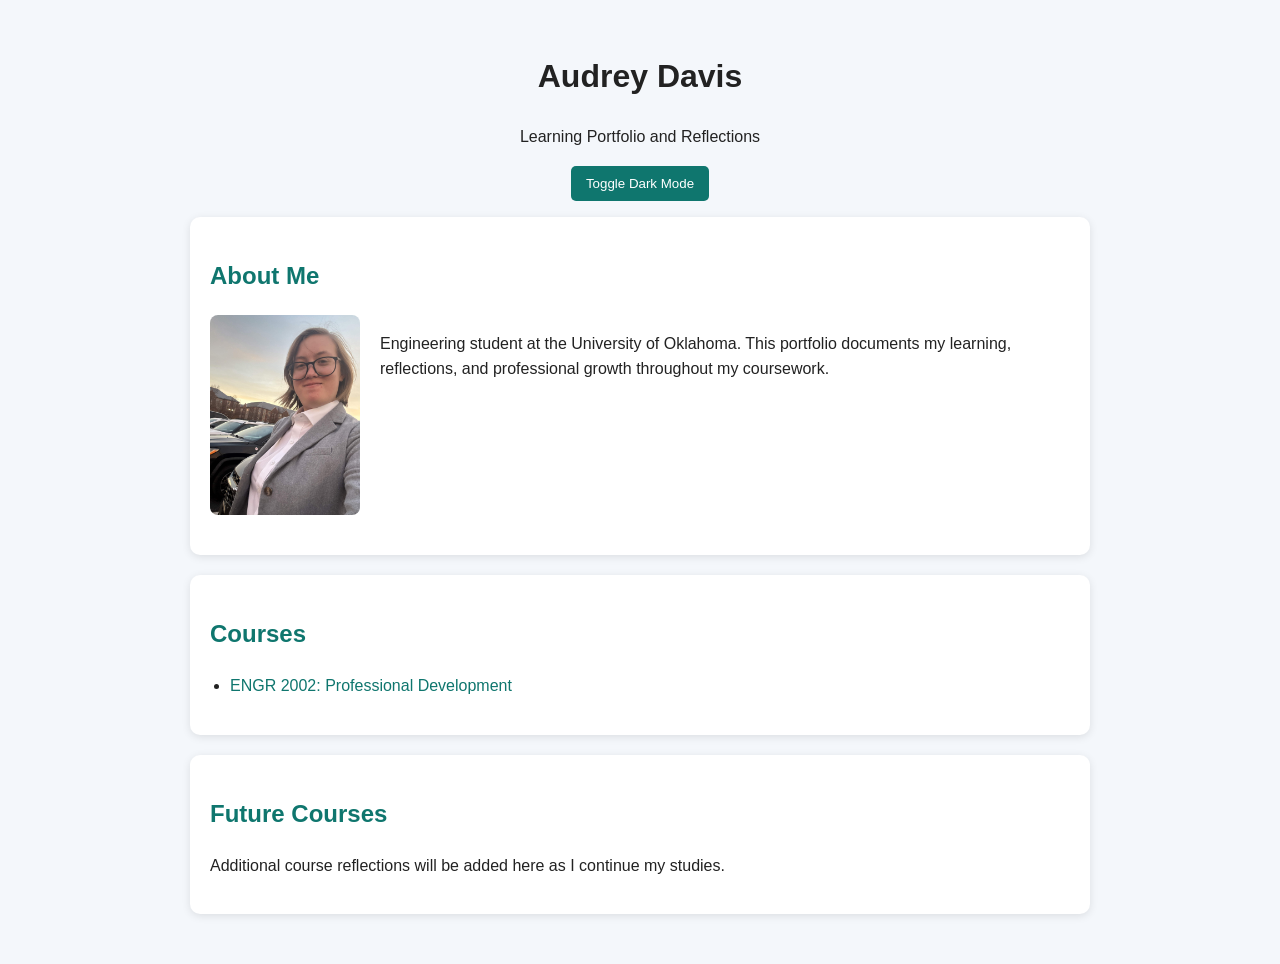
<file: index.html>
<!DOCTYPE html>
<html lang="en">

<head>
    <meta charset="UTF-8">
    <meta name="viewport" content="width=device-width, initial-scale=1.0">
    <title>Audrey Davis Learning Portfolio</title>

    <link rel="stylesheet" href="style.css">
</head>

<body>

    <h1>Audrey Davis</h1>

    <p class="center">
        Learning Portfolio and Reflections
    </p>

    <p class="center">
        <button onclick="toggleTheme()">Toggle Dark Mode</button>
    </p>

    <div class="card">
        <h2>About Me</h2>

        <div class="about-container">
            
        <img src="images/Me in suit.jpg"
            alt="Portrait of Audrey Davis"
            class="profile-pic">

            <div class="about-text">
                <p>
                    Engineering student at the University of Oklahoma.
                    This portfolio documents my learning, reflections,
                    and professional growth throughout my coursework.
                </p>
            </div>
        </div>
    </div>

    <div class="card">
        <h2>Courses</h2>

        <ul>
            <li>
                <a href="engr2002.html">
                    ENGR 2002: Professional Development
                </a>
            </li>
        </ul>
    </div>

    <div class="card">
        <h2>Future Courses</h2>

        <p>
            Additional course reflections will be added here as I continue my studies.
        </p>
    </div>

    <script>
        function toggleTheme() {
            document.body.classList.toggle("dark-mode");

            if (document.body.classList.contains("dark-mode")) {
                localStorage.setItem("theme", "dark");
            } else {
                localStorage.setItem("theme", "light");
            }
        }

        if (localStorage.getItem("theme") === "dark") {
            document.body.classList.add("dark-mode");
        }
    </script>

</body>

</html>
</file>
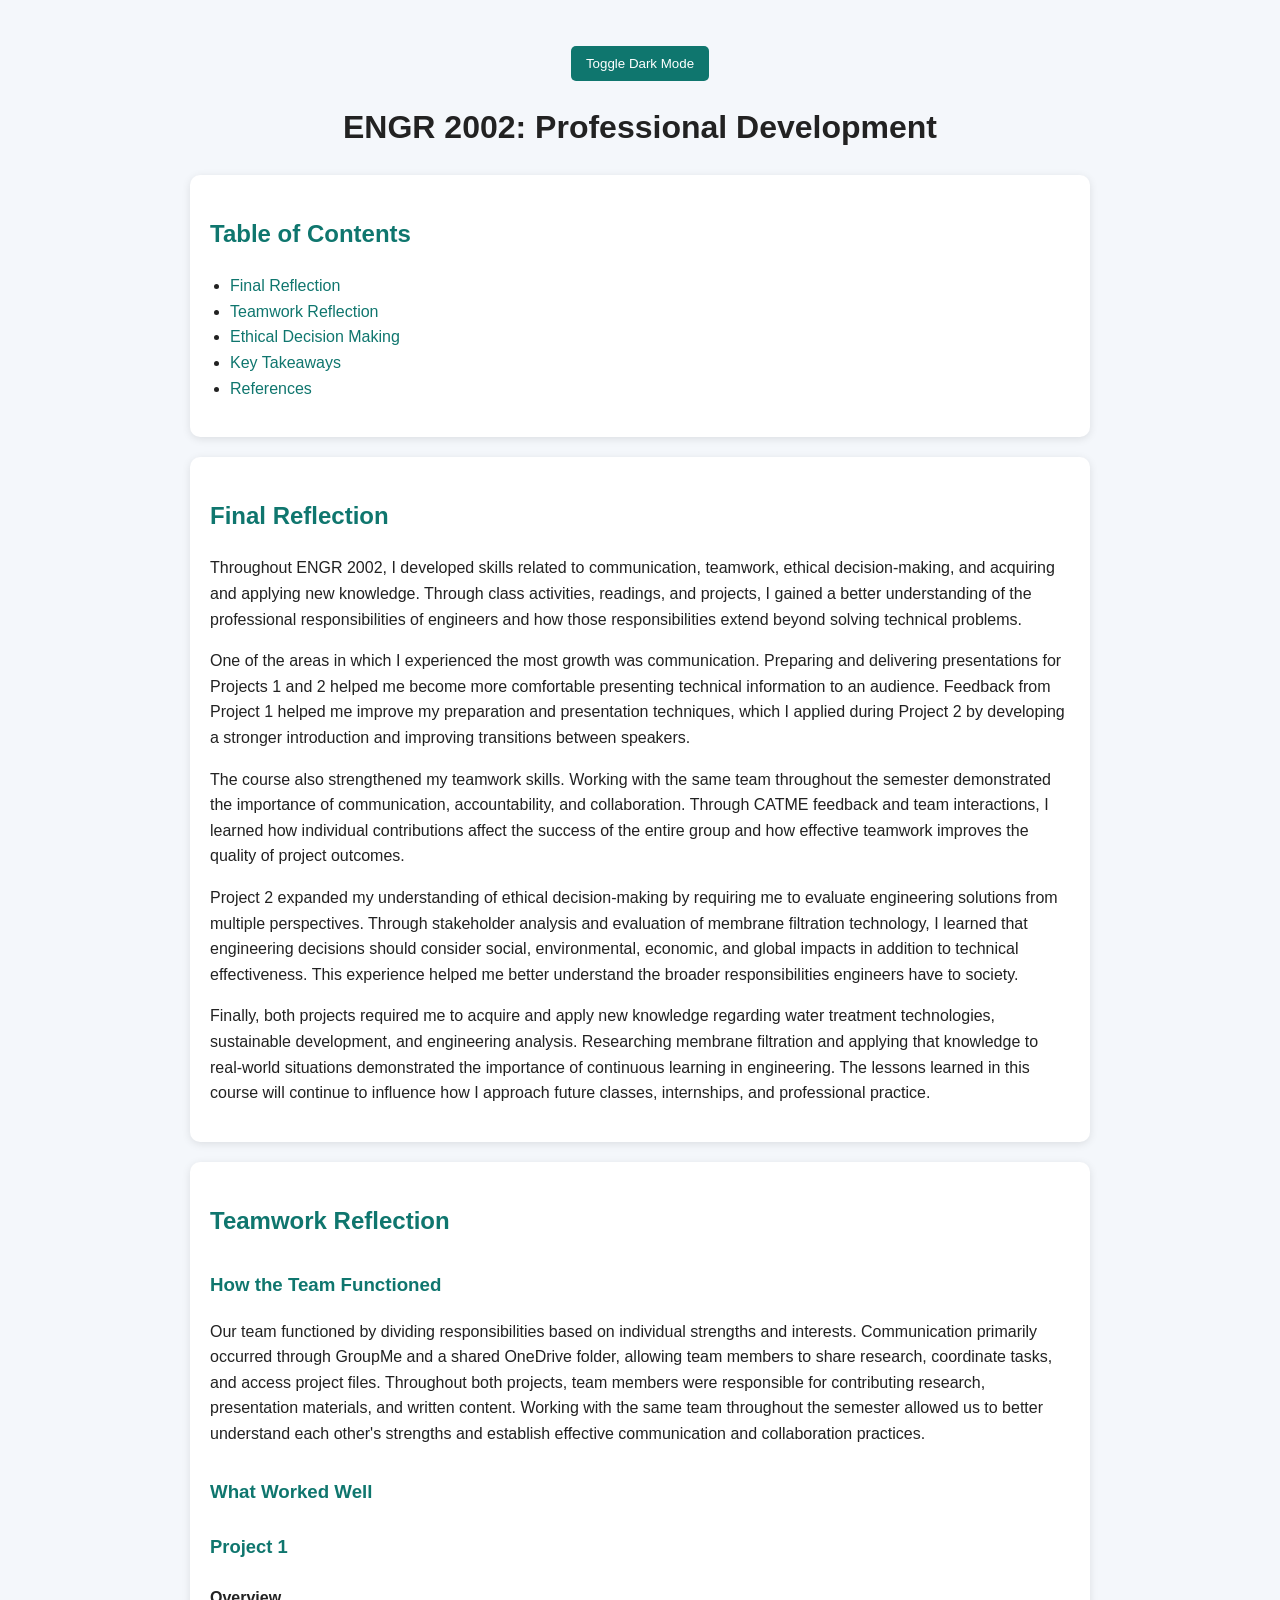
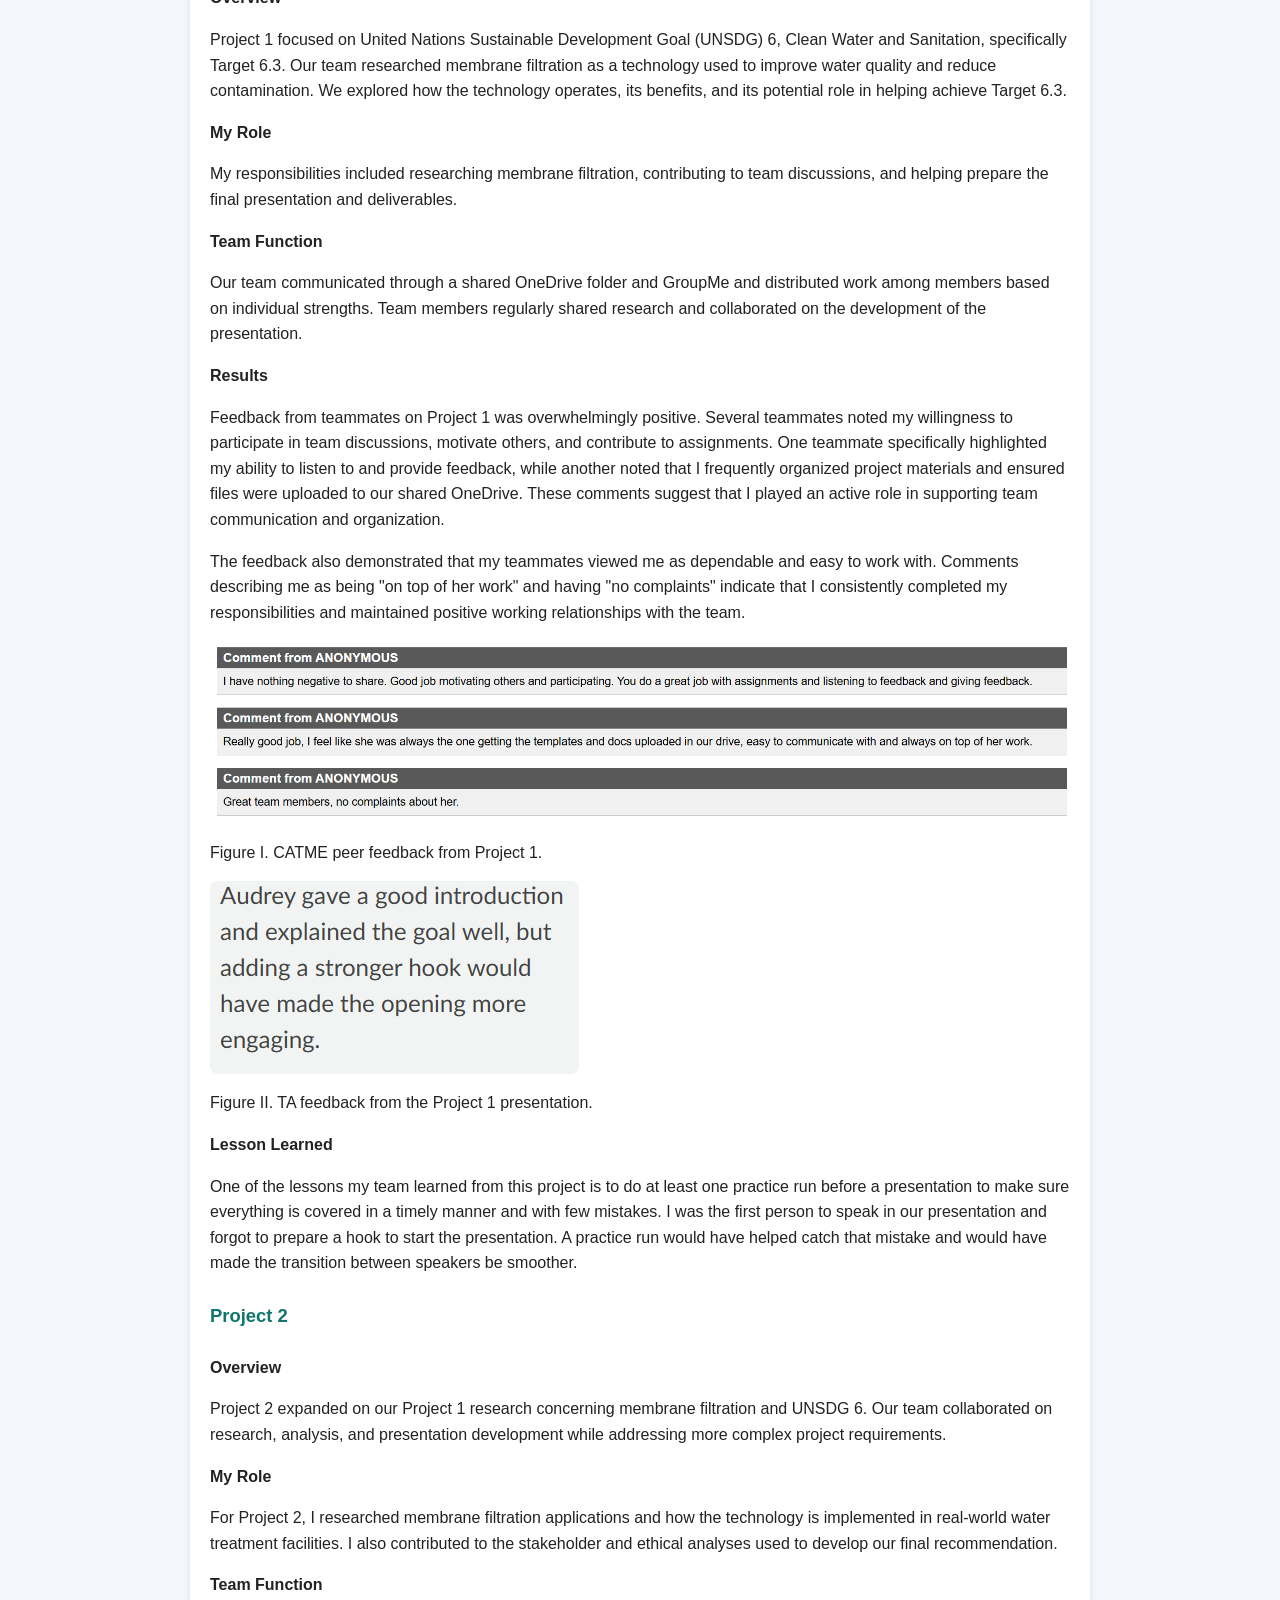
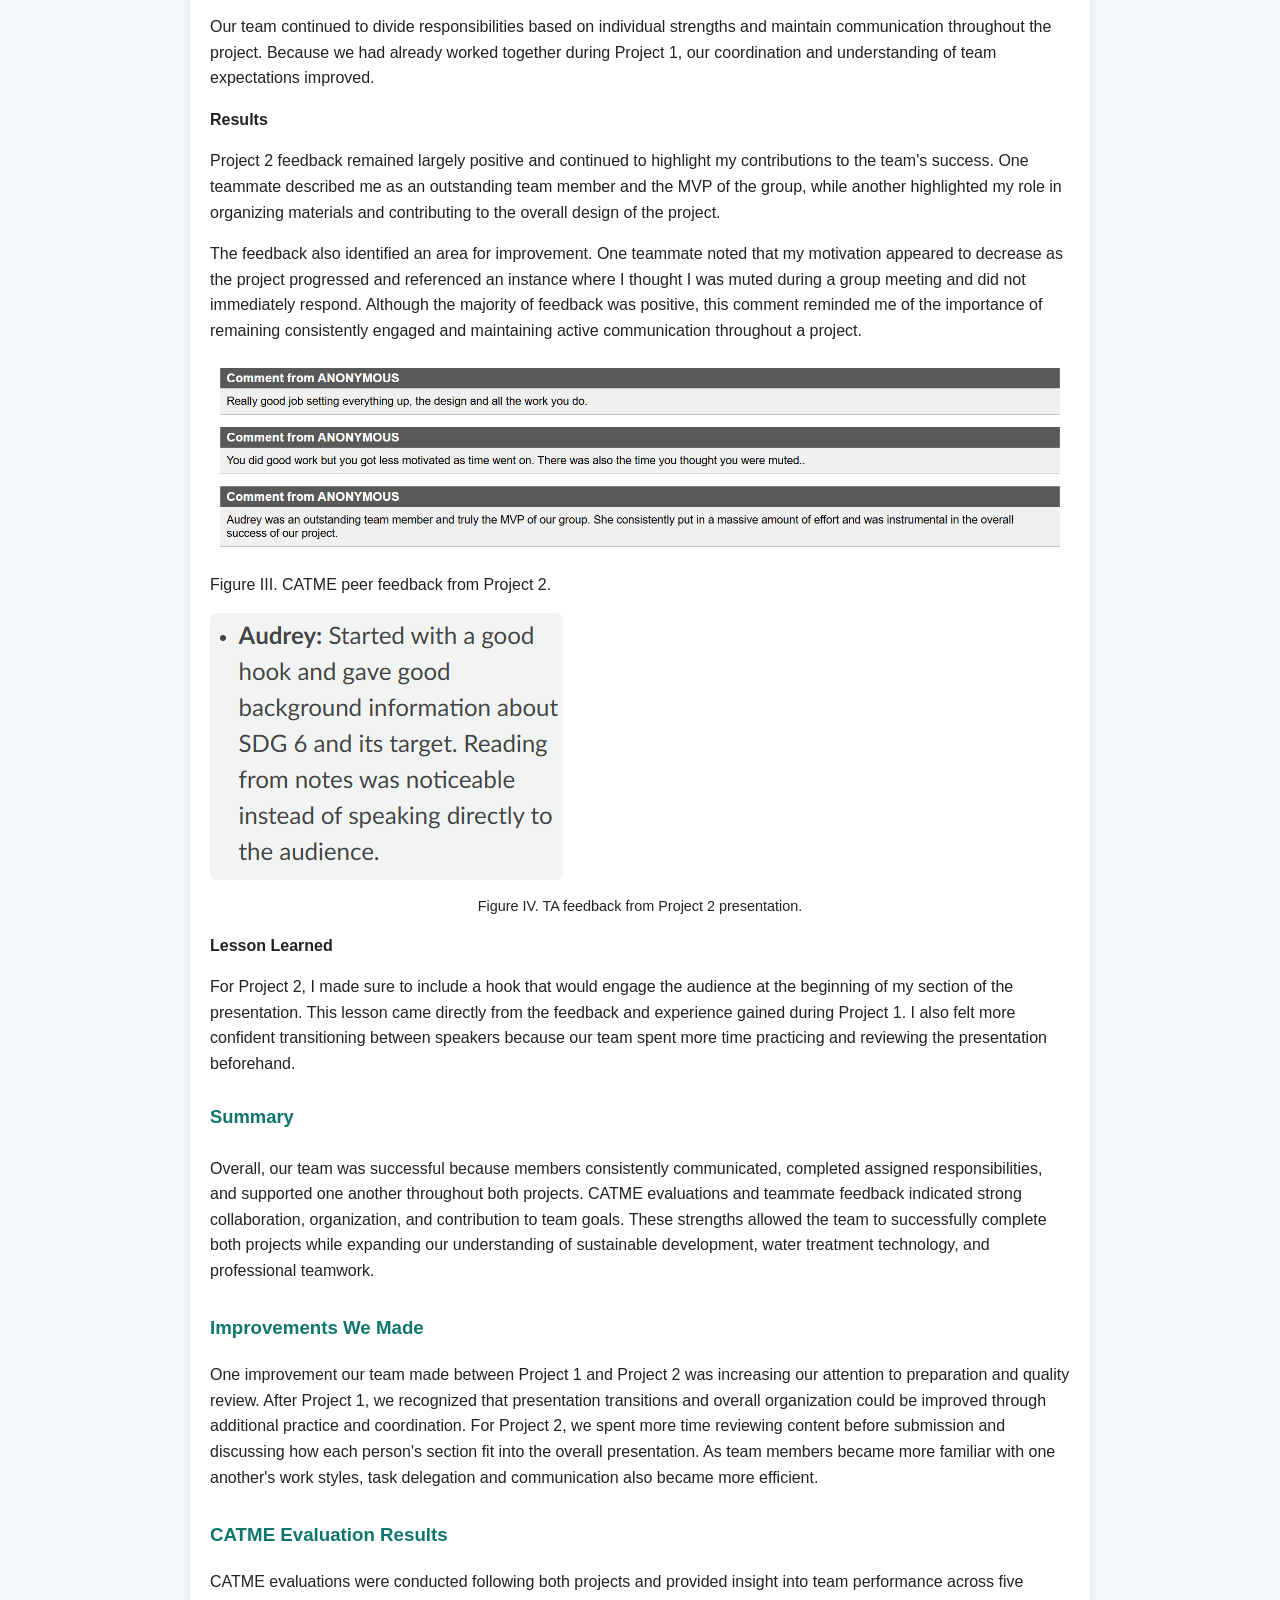
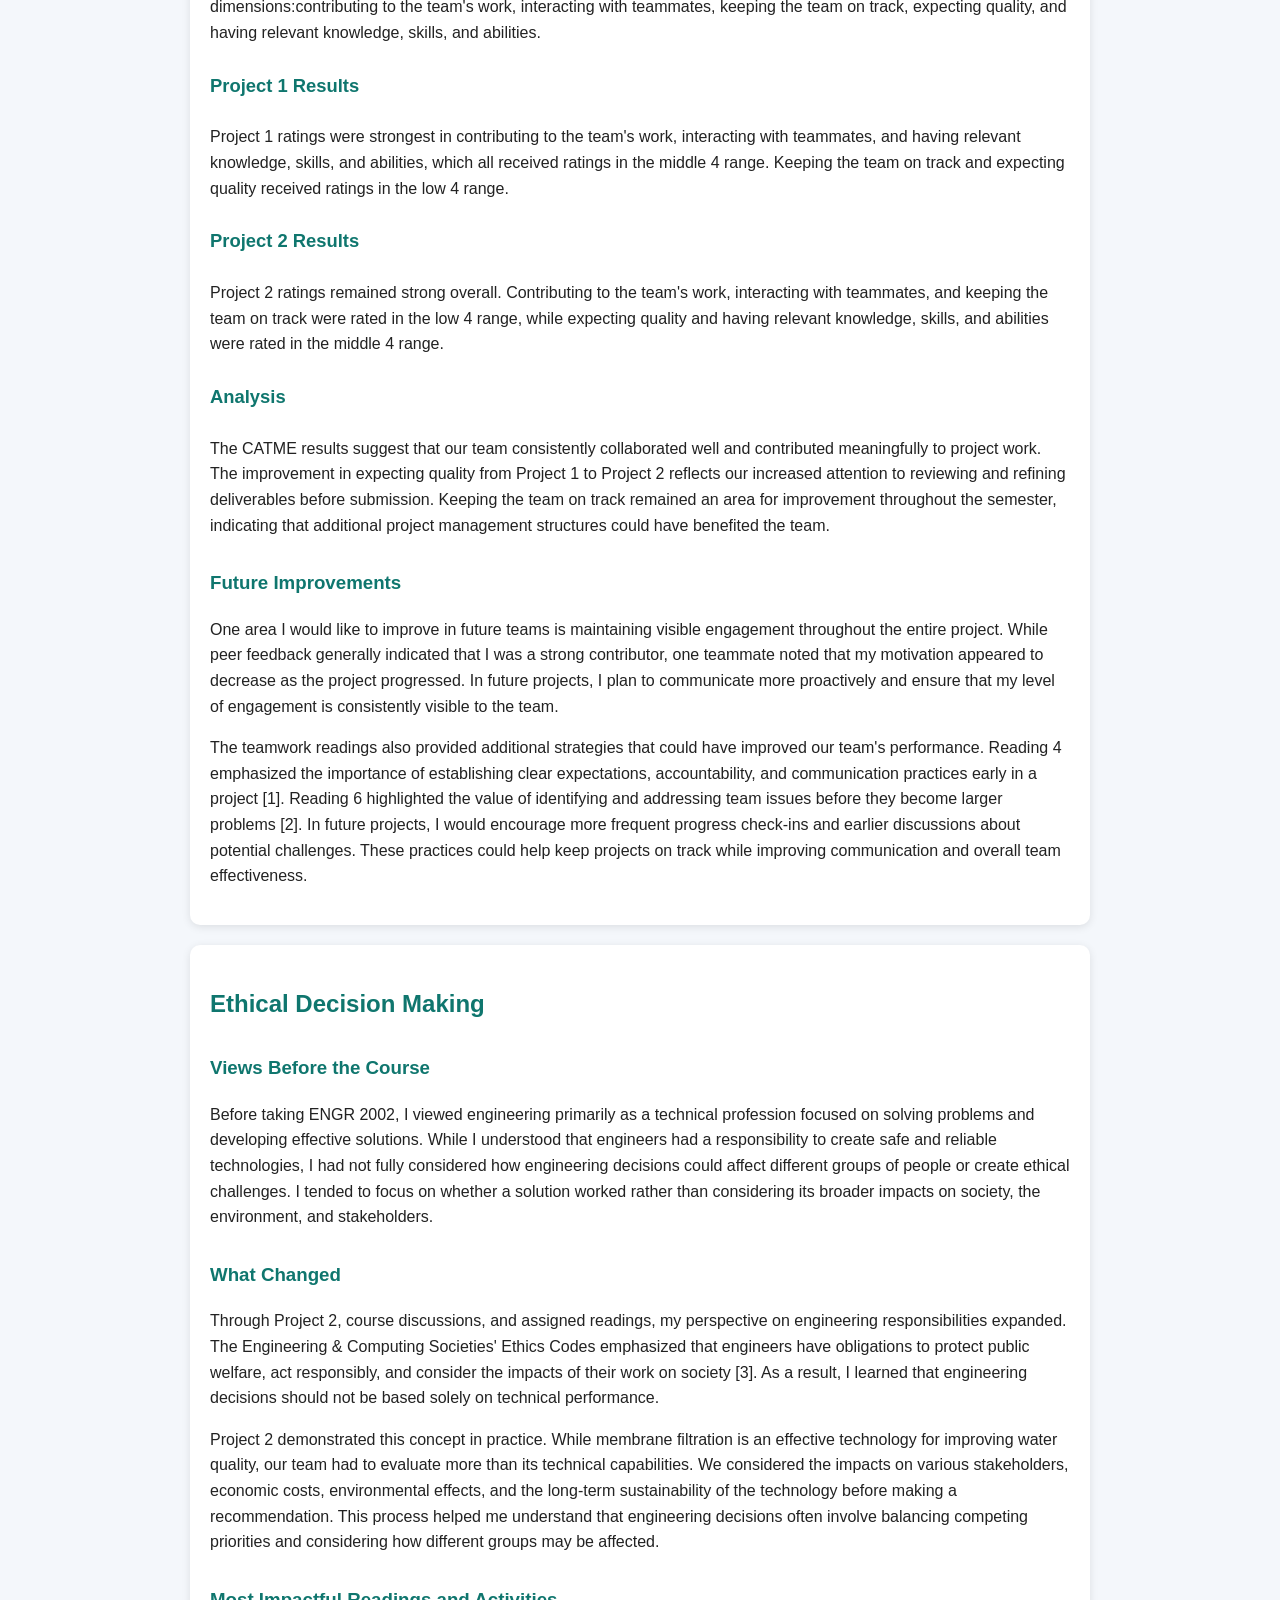
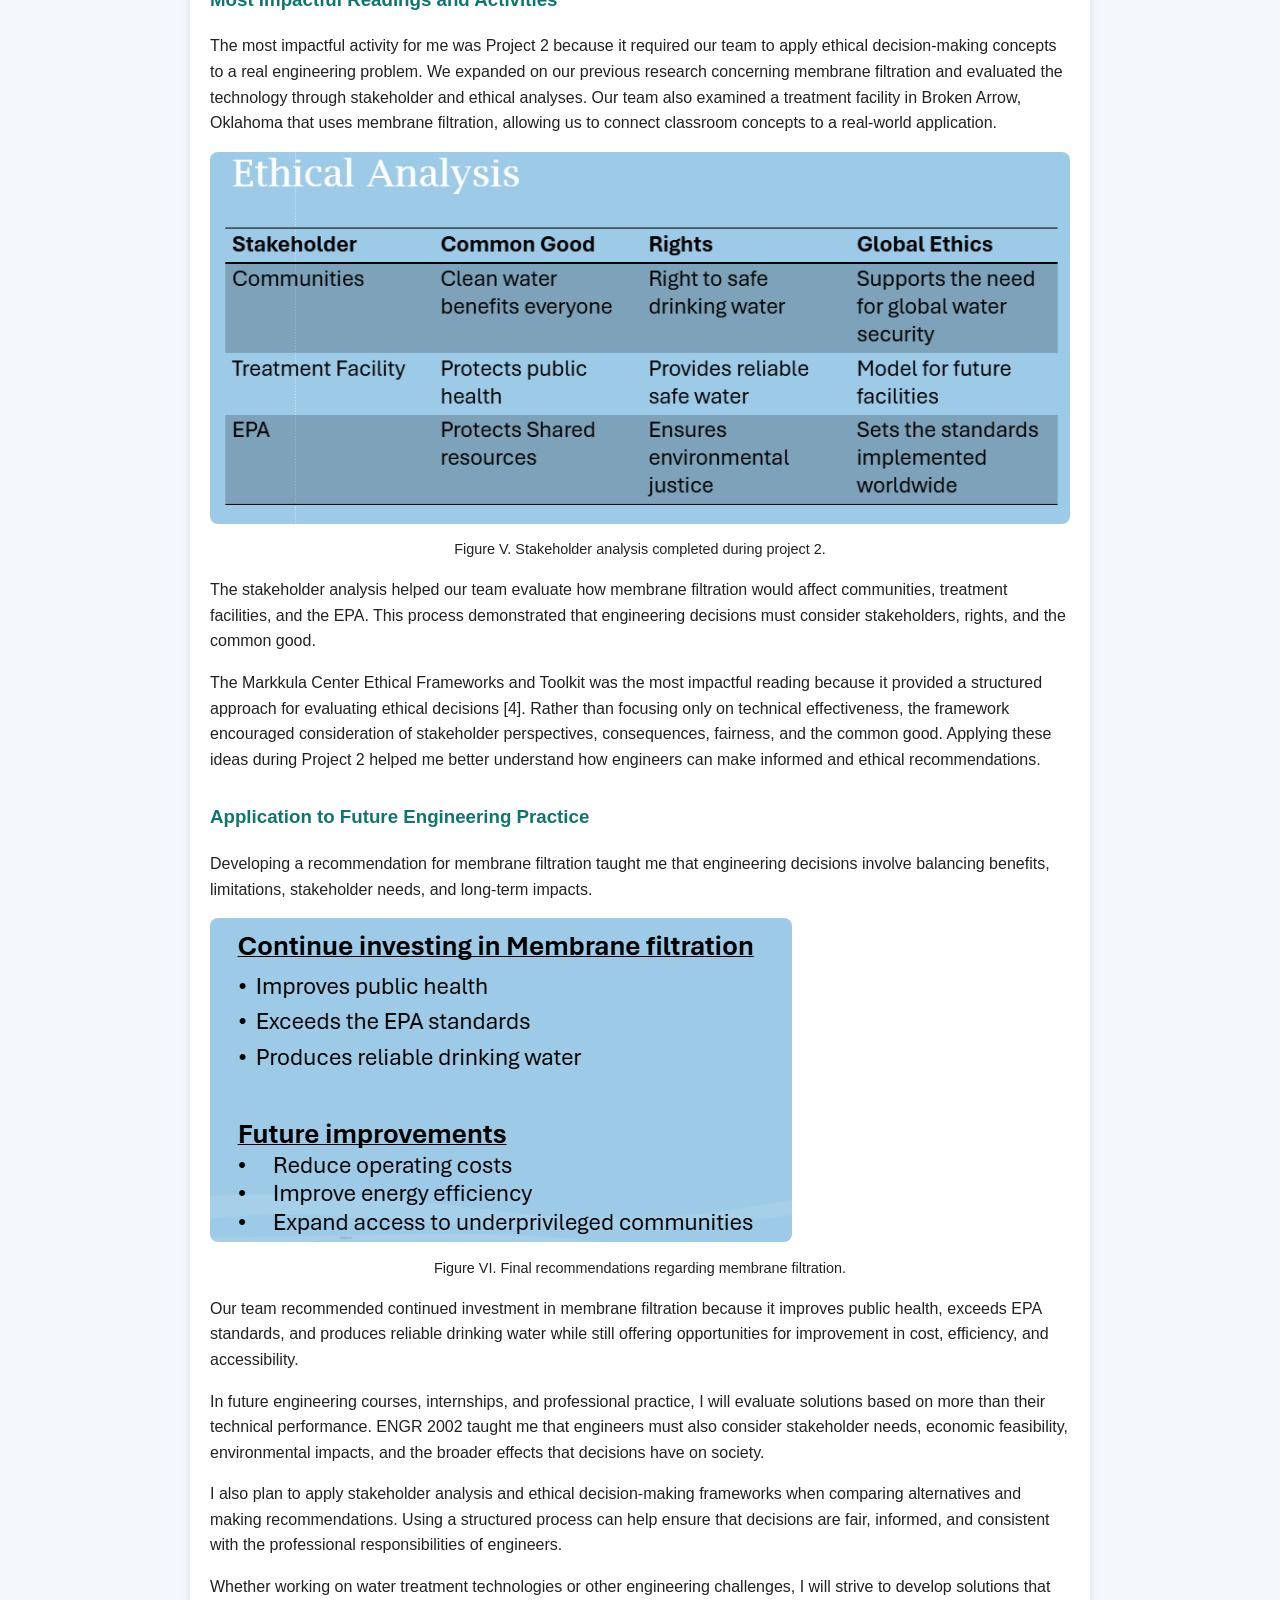
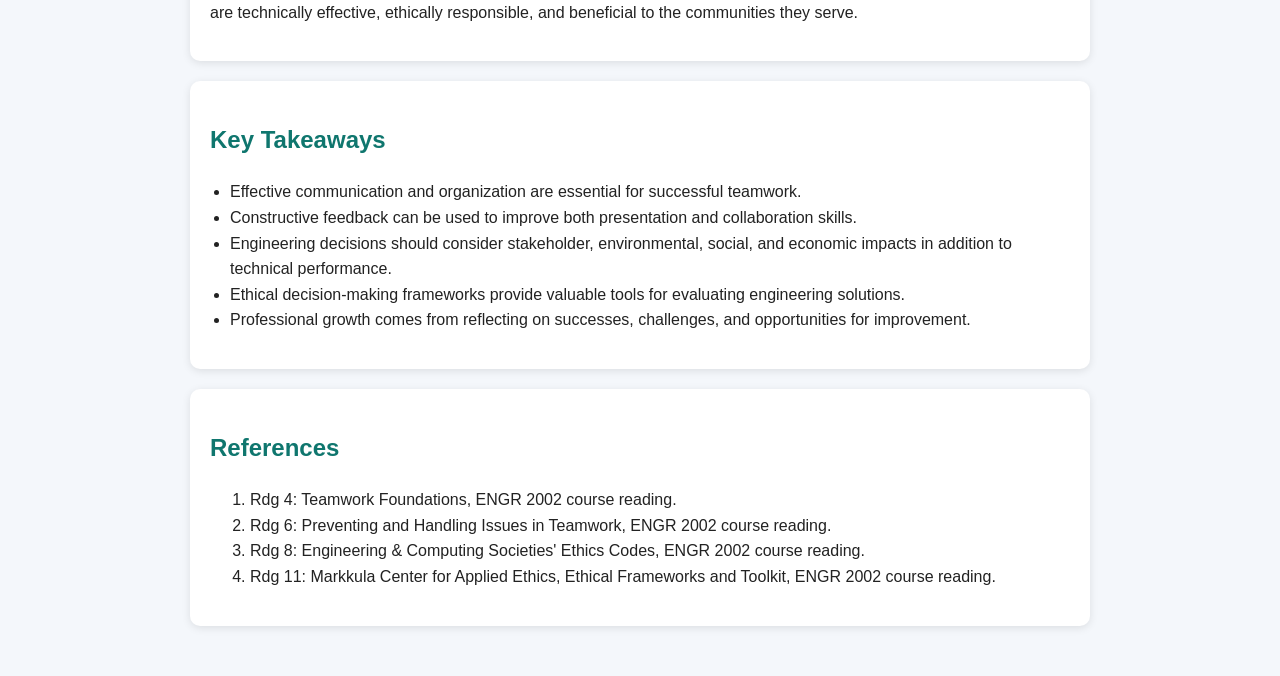
<file: engr2002.html>
<!DOCTYPE html>
<html lang="en">

<head>
    <meta charset="UTF-8">
    <meta name="viewport" content="width=device-width, initial-scale=1.0">
    <title>ENGR 2002: Professional Development</title>

    <link rel="stylesheet" href="style.css">
</head>
    <p class="center">
        <button onclick="toggleTheme()">Toggle Dark Mode</button>
    </p>

    <h1>ENGR 2002: Professional Development</h1>

    <div class="card">
        <h2>Table of Contents</h2>

        <ul>
            <li><a href="#final">Final Reflection </a></li>
            <li><a href="#teamwork">Teamwork Reflection </a></li>
            <li><a href="#ethics">Ethical Decision Making </a></li>
            <li><a href="#takeaways">Key Takeaways </a></li>
            <li><a href="#references">References </a></li>
        </ul>
    </div>

    <div class="card">
        <h2 id="final">Final Reflection</h2>

        <p>
            Throughout ENGR 2002, I developed skills related to communication, teamwork, ethical 
            decision-making, and acquiring and applying new knowledge. Through class activities, 
            readings, and projects, I gained a better understanding of the professional responsibilities 
            of engineers and how those responsibilities extend beyond solving technical problems.
        </p>
        <p>
            One of the areas in which I experienced the most growth was communication. Preparing and 
            delivering presentations for Projects 1 and 2 helped me become more comfortable presenting 
            technical information to an audience. Feedback from Project 1 helped me improve my preparation 
            and presentation techniques, which I applied during Project 2 by developing a stronger introduction 
            and improving transitions between speakers.
        </p>
        <p>
            The course also strengthened my teamwork skills. Working with the same team throughout the semester 
            demonstrated the importance of communication, accountability, and collaboration. Through CATME feedback 
            and team interactions, I learned how individual contributions affect the success of the entire group and
            how effective teamwork improves the quality of project outcomes.
        </p>
        <p>
            Project 2 expanded my understanding of ethical decision-making by requiring me to evaluate engineering 
            solutions from multiple perspectives. Through stakeholder analysis and evaluation of membrane filtration 
            technology, I learned that engineering decisions should consider social, environmental, economic, and global 
            impacts in addition to technical effectiveness. This experience helped me better understand the broader 
            responsibilities engineers have to society.
        </p>
        <p>
            Finally, both projects required me to acquire and apply new knowledge regarding water treatment technologies, 
            sustainable development, and engineering analysis. Researching membrane filtration and applying that knowledge
            to real-world situations demonstrated the importance of continuous learning in engineering. The lessons learned
            in this course will continue to influence how I approach future classes, internships, and professional practice.
        </p>
    </div>

    <div class="card">
        <h2 id="teamwork">Teamwork Reflection</h2>

        <h3>How the Team Functioned</h3>
        <p>
            Our team functioned by dividing responsibilities based on individual 
            strengths and interests. Communication primarily occurred through GroupMe 
            and a shared OneDrive folder, allowing team members to share research, 
            coordinate tasks, and access project files. Throughout both projects, team
            members were responsible for contributing research, presentation materials,
            and written content. Working with the same team throughout the semester 
            allowed us to better understand each other's strengths and establish effective
            communication and collaboration practices.
        </p>

        <h3>What Worked Well</h3>
        <h4>Project 1</h4>
        <h5>Overview</h5>
        <p>
            Project 1 focused on United Nations Sustainable Development Goal (UNSDG) 6, 
            Clean Water and Sanitation, specifically Target 6.3. Our team researched
            membrane filtration as a technology used to improve water quality and
            reduce contamination. We explored how the technology operates, its benefits,
            and its potential role in helping achieve Target 6.3. 
        </p>
        <h5>My Role</h5>
        <p>
            My responsibilities included researching membrane filtration, contributing 
            to team discussions, and helping prepare the final presentation and deliverables.
        </p>
        <h5>Team Function</h5>
        <p>
            Our team communicated through a shared OneDrive folder and GroupMe and distributed work among 
            members based on individual strengths. Team members regularly shared research 
            and collaborated on the development of the presentation.
        </p>
        <h5>Results</h5>
        <p>
            Feedback from teammates on Project 1 was overwhelmingly positive. Several teammates noted my 
            willingness to participate in team discussions, motivate others, and contribute to assignments.
            One teammate specifically highlighted my ability to listen to and provide feedback, while another
            noted that I frequently organized project materials and ensured files were uploaded to our shared
            OneDrive. These comments suggest that I played an active role in supporting team communication
            and organization.
        </p>
        <p>
            The feedback also demonstrated that my teammates viewed me as dependable and easy to work with. 
            Comments describing me as being "on top of her work" and having "no complaints" indicate that I
            consistently completed my responsibilities and maintained positive working relationships with 
            the team.
        </p>
        <img class="center-image" src="images/Project 1 Team Reflection on me.png"
                 alt="Project 1 Team Review of Audrey Davis.">
        <p class="figure caption">
            Figure I. CATME peer feedback from Project 1.
        </p>
        <img class="center-image" src="images/Project1-Presentation_Review.png"
                 alt="Review from TA about Audrey Davis's part of presentation on Project 1.">
        <p class="figure caption">
            Figure II. TA feedback from the Project 1 presentation.
        </p>
        
        <h5>Lesson Learned</h5>
        <p>
            One of the lessons my team learned from this project is to do at least one practice run 
            before a presentation to make sure everything is covered in a timely manner and with
            few mistakes. I was the first person to speak in our presentation and forgot to prepare
            a hook to start the presentation. A practice run would have helped catch that mistake
            and would have made the transition between speakers be smoother.    
        </p>
        
        <h4>Project 2</h4>
           <h5>Overview</h5>
        <p>
            Project 2 expanded on our Project 1 research concerning membrane filtration and UNSDG 6. 
            Our team collaborated on research, analysis, and presentation development while addressing 
            more complex project requirements.
        </p>
        <h5>My Role</h5>
        <p>
            For Project 2, I researched membrane filtration applications and how the technology is implemented
            in real-world water treatment facilities. I also contributed to the stakeholder and ethical analyses
            used to develop our final recommendation.
        </p>
        <h5>Team Function</h5>
        <p>
            Our team continued to divide responsibilities based on individual 
            strengths and maintain communication throughout the project. Because 
            we had already worked together during Project 1, our coordination 
            and understanding of team expectations improved.
        </p>
        
        <h5>Results</h5>
        <p>
           Project 2 feedback remained largely positive and continued to highlight 
            my contributions to the team's success. One teammate described me as 
            an outstanding team member and the MVP of the group, while another 
            highlighted my role in organizing materials and contributing to the 
            overall design of the project.
        </p>
        <p>
            The feedback also identified an area for improvement. One teammate 
            noted that my motivation appeared to decrease as the project progressed 
            and referenced an instance where I thought I was muted during a group 
            meeting and did not immediately respond. Although the majority of feedback 
            was positive, this comment reminded me of the importance of remaining 
            consistently engaged and maintaining active communication throughout a
            project.
        </p>
          <img class="center-image" src="images/Project 2 catme review"
                alt="Project 2 Team Review of Audrey Davis.">
        <p class="figure-capture">
            Figure III. CATME peer feedback from Project 2.
        </p>
        <img class="center-image" src="images/Project2-Presentation-Review"
                alt="Review from TA about Audrey Davis in Project 2 Presentation.">
        <p class="figure-caption">
            Figure IV. TA feedback from Project 2 presentation.
        </p>

        <h5>Lesson Learned</h5>
        <p>
            For Project 2, I made sure to include a hook that would engage the audience at the 
            beginning of my section of the presentation. This lesson came directly from the feedback 
            and experience gained during Project 1. I also felt more confident transitioning between
            speakers because our team spent more time practicing and reviewing the presentation beforehand.
        </p>
        
        <h4>Summary</h4>
        <p>
            Overall, our team was successful because members consistently communicated, completed 
            assigned responsibilities, and supported one another throughout both projects. CATME 
            evaluations and teammate feedback indicated strong collaboration, organization, and 
            contribution to team goals. These strengths allowed the team to successfully complete 
            both projects while expanding our understanding of sustainable development, water 
            treatment technology, and professional teamwork.
        </p>
        
        <h3>Improvements We Made</h3>
        <p>
            One improvement our team made between Project 1 and Project 2 was increasing 
            our attention to preparation and quality review. After Project 1, we recognized 
            that presentation transitions and overall organization could be improved through 
            additional practice and coordination. For Project 2, we spent more time reviewing 
            content before submission and discussing how each person's section fit into the 
            overall presentation. As team members became more familiar with one another's 
            work styles, task delegation and communication also became more efficient.        
        </p>
        
        <h3>CATME Evaluation Results</h3>
        <p>
            CATME evaluations were conducted following both projects and provided insight 
            into team performance across five dimensions:contributing to the team's work, 
            interacting with teammates, keeping the team on track, expecting quality, and 
            having relevant knowledge, skills, and abilities.
        </p>

        <h4>Project 1 Results</h4>
        <p>
            Project 1 ratings were strongest in contributing to the team's work, interacting 
            with teammates, and having relevant knowledge, skills, and abilities, which all 
            received ratings in the middle 4 range. Keeping the team on track and expecting
            quality received ratings in the low 4 range.
        </p>

        <h4>Project 2 Results</h4>
        <p>
            Project 2 ratings remained strong overall. Contributing to the team's work, 
            interacting with teammates, and keeping the team on track were rated in the 
            low 4 range, while expecting quality and having relevant knowledge, skills, 
            and abilities were rated in the middle 4 range.
        </p>

        <h4>Analysis</h4>
        <p>
            The CATME results suggest that our team consistently collaborated well 
            and contributed meaningfully to project work. The improvement in expecting 
            quality from Project 1 to Project 2 reflects our increased attention to 
            reviewing and refining deliverables before submission. Keeping the team on track
            remained an area for improvement throughout the semester, indicating that 
            additional project management structures could have benefited the team.
        </p>

        <h3>Future Improvements</h3>
        <p>
            One area I would like to improve in future teams is maintaining visible engagement 
            throughout the entire project. While peer feedback generally indicated that I was 
            a strong contributor, one teammate noted that my motivation appeared to decrease 
            as the project progressed. In future projects, I plan to communicate more proactively 
            and ensure that my level of engagement is consistently visible to the team.
        </p>
        <p>
            The teamwork readings also provided additional strategies that could have improved our 
            team's performance. Reading 4 emphasized the importance of establishing clear expectations,
            accountability, and communication practices early in a project [1]. Reading 6 highlighted
            the value of identifying and addressing team issues before they become larger problems [2].
            In future projects, I would encourage more frequent progress check-ins and earlier discussions 
            about potential challenges. These practices could help keep projects on track while improving
            communication and overall team effectiveness.
        </p>
    </div>

    <div class="card">
        <h2 id="ethics">Ethical Decision Making</h2>

        <h3>Views Before the Course</h3>
        <p>
            Before taking ENGR 2002, I viewed engineering primarily as a technical profession focused on solving
            problems and developing effective solutions. While I understood that engineers had a responsibility 
            to create safe and reliable technologies, I had not fully considered how engineering decisions could 
            affect different groups of people or create ethical challenges. I tended to focus on whether a 
            solution worked rather than considering its broader impacts on society, the environment, and 
            stakeholders.
        </p>

        <h3>What Changed</h3>
        <p>
            Through Project 2, course discussions, and assigned readings, my perspective on engineering 
            responsibilities expanded. The Engineering & Computing Societies' Ethics Codes emphasized that 
            engineers have obligations to protect public welfare, act responsibly, and consider the impacts 
            of their work on society [3]. As a result, I learned that engineering decisions should not be 
            based solely on technical performance.        
        </p>
        <p>
            Project 2 demonstrated this concept in practice. While membrane filtration is an effective 
            technology for improving water quality, our team had to evaluate more than its technical 
            capabilities. We considered the impacts on various stakeholders, economic costs, environmental 
            effects, and the long-term sustainability of the technology before making a recommendation. This 
            process helped me understand that engineering decisions often involve balancing competing priorities 
            and considering how different groups may be affected.
        </p>

        <h3>Most Impactful Readings and Activities</h3>
        <p>
            The most impactful activity for me was Project 2 because it required our team to apply ethical 
            decision-making concepts to a real engineering problem. We expanded on our previous research concerning 
            membrane filtration and evaluated the technology through stakeholder and ethical analyses. Our team also 
            examined a treatment facility in Broken Arrow, Oklahoma that uses membrane filtration, allowing us to connect 
            classroom concepts to a real-world application.        
        </p>
        <img class="center-image" src="images/Screenshot 2026-08-08 130806.png"
            alt="Table about Ethical Analysis.">
        <p class="figure-caption">
            Figure V. Stakeholder analysis completed during project 2.
        </p>
        <p>
            The stakeholder analysis helped our team evaluate how membrane filtration would affect communities, 
            treatment facilities, and the EPA. This process demonstrated that engineering decisions must consider
            stakeholders, rights, and the common good.
        </p>
        
        <p>
            The Markkula Center Ethical Frameworks and Toolkit was the most impactful reading because it provided a 
            structured approach for evaluating ethical decisions [4]. Rather than focusing only on technical effectiveness, 
            the framework encouraged consideration of stakeholder perspectives, consequences, fairness, and the common good. 
            Applying these ideas during Project 2 helped me better understand how engineers can make informed and ethical 
            recommendations.
        </p>

        <h3>Application to Future Engineering Practice</h3>
        <p>
            Developing a recommendation for membrane filtration taught me that engineering decisions involve balancing benefits, 
            limitations, stakeholder needs, and long-term impacts.
        </p>

        <img class="center-image" src="images/Screenshot 2026-08-08 130746.png"
            alt="Team Recommendations for tech">
        <p class="figure-caption">
            Figure VI. Final recommendations regarding membrane filtration.
        </p>
        <p>
            Our team recommended continued investment in membrane filtration because it improves public health, exceeds EPA 
            standards, and produces reliable drinking water while still offering opportunities for improvement in cost, 
            efficiency, and accessibility.
        </p>
        <p>
            In future engineering courses, internships, and professional practice, I will evaluate solutions based on more
            than their technical performance. ENGR 2002 taught me that engineers must also consider stakeholder needs, 
            economic feasibility, environmental impacts, and the broader effects that decisions have on society.
        </p>
        <p>
            I also plan to apply stakeholder analysis and ethical decision-making frameworks when comparing alternatives
            and making recommendations. Using a structured process can help ensure that decisions are fair, informed, and 
            consistent with the professional responsibilities of engineers.
        </p>
        <p>
            Whether working on water treatment technologies or other engineering challenges, I will strive to develop 
            solutions that are technically effective, ethically responsible, and beneficial to the communities they serve.
        </p>
    </div>

    <div class="card">
        <h2 id="takeaways">Key Takeaways</h2>

        <ul>
            <li>Effective communication and organization are essential for successful teamwork.</li>
            <li>Constructive feedback can be used to improve both presentation and collaboration skills.</li>
            <li>Engineering decisions should consider stakeholder, environmental, social, and economic impacts in addition to technical performance.</li>
            <li>Ethical decision-making frameworks provide valuable tools for evaluating engineering solutions.</li>
            <li>Professional growth comes from reflecting on successes, challenges, and opportunities for improvement.</li>
        </ul>
    </div>

    <div class="card">
        <h2 id="references">References</h2>

        <ol>
            <li>Rdg 4: Teamwork Foundations, ENGR 2002 course reading.</li>
            <li>Rdg 6: Preventing and Handling Issues in Teamwork, ENGR 2002 course reading.</li>
            <li>Rdg 8: Engineering & Computing Societies' Ethics Codes, ENGR 2002 course reading.</li>
            <li>Rdg 11: Markkula Center for Applied Ethics, Ethical Frameworks and Toolkit, ENGR 2002 course reading.</li>
        </ol>
    </div>

    <script>
        function toggleTheme() {
            document.body.classList.toggle("dark-mode");

            if (document.body.classList.contains("dark-mode")) {
                localStorage.setItem("theme", "dark");
            } else {
                localStorage.setItem("theme", "light");
            }
        }

        if (localStorage.getItem("theme") === "dark") {
            document.body.classList.add("dark-mode");
        }
    </script>

</body>

</html>
</file>
<file: style.css>
:root {
    --bg: #f4f7fb;
    --text: #222222;
    --card: #ffffff;
    --accent: #0F766E;
    --shadow: rgba(0, 0, 0, 0.1);
}

.dark-mode {
    --bg: #121212;
    --text: #f0f0f0;
    --card: #1f1f1f;
    --accent: #2DD4BF;
    --shadow: rgba(255, 255, 255, 0.08);
}

.about-container {
    display: flex;
    align-items: flex-start;
    gap: 20px;
}

.profile-pic {
    width: auto;
    max-width: 200px;
    max-height: 200px;
    height: auto;
    display: block;
    margin: 0 auto 20px auto;
}

.about-text {
    flex: 1;
}

@media (max-width:768px) {
    .about-container {
        flex-direction: column;
    }
}

.figure-caption {
    text-align: center;
    font-style: italics;
    font-size: 0.9rem;
}

.center-image {
    display: block;
    margin-bottom: 10px auto;
}

body {
    font-family: Arial, Helvetica, sans-serif;
    background-color: var(--bg);
    color: var(--text);
    max-width: 900px;
    margin: auto;
    padding: 30px;
    line-height: 1.6;
    transition: all 0.3s ease;
}

h1 {
    text-align: center;
}

h2 {
    color: var(--accent);
}

h3 {
    color: var(--accent);
    margin-top:  30px;
}

h4 {
    font-size: 1.15rem;
    color: var(--accent);
    margin-top: 25px;
}

h5 {
    font-size: 1rem;
    margin-top: 15px;
    margin-bottom: 10px;
}

.card {
    background-color: var(--card);
    padding: 20px;
    border-radius: 10px;
    margin-bottom: 20px;
    box-shadow: 0 2px 8px var(--shadow);
}

a {
    color: var(--accent);
    text-decoration: none;
}

a:hover {
    text-decoration: underline;
}

button {
    background-color: var(--accent);
    color: white;
    border: none;
    border-radius: 5px;
    padding: 10px 15px;
    cursor: pointer;
}

button:hover {
    opacity: 0.9;
}

ul {
    padding-left: 20px;
}

img {
    max-width: 100%;
    height: auto;
    border-radius: 8px;
}

.back-link {
    margin-bottom: 20px;
}

.center {
    text-align: center;
}

.toc {
    line-height: 2;
}

footer {
    text-align: center;
    margin-top: 40px;
    font-size: 0.9rem;
    color: gray;
}

@media (max-width: 768
</file>
